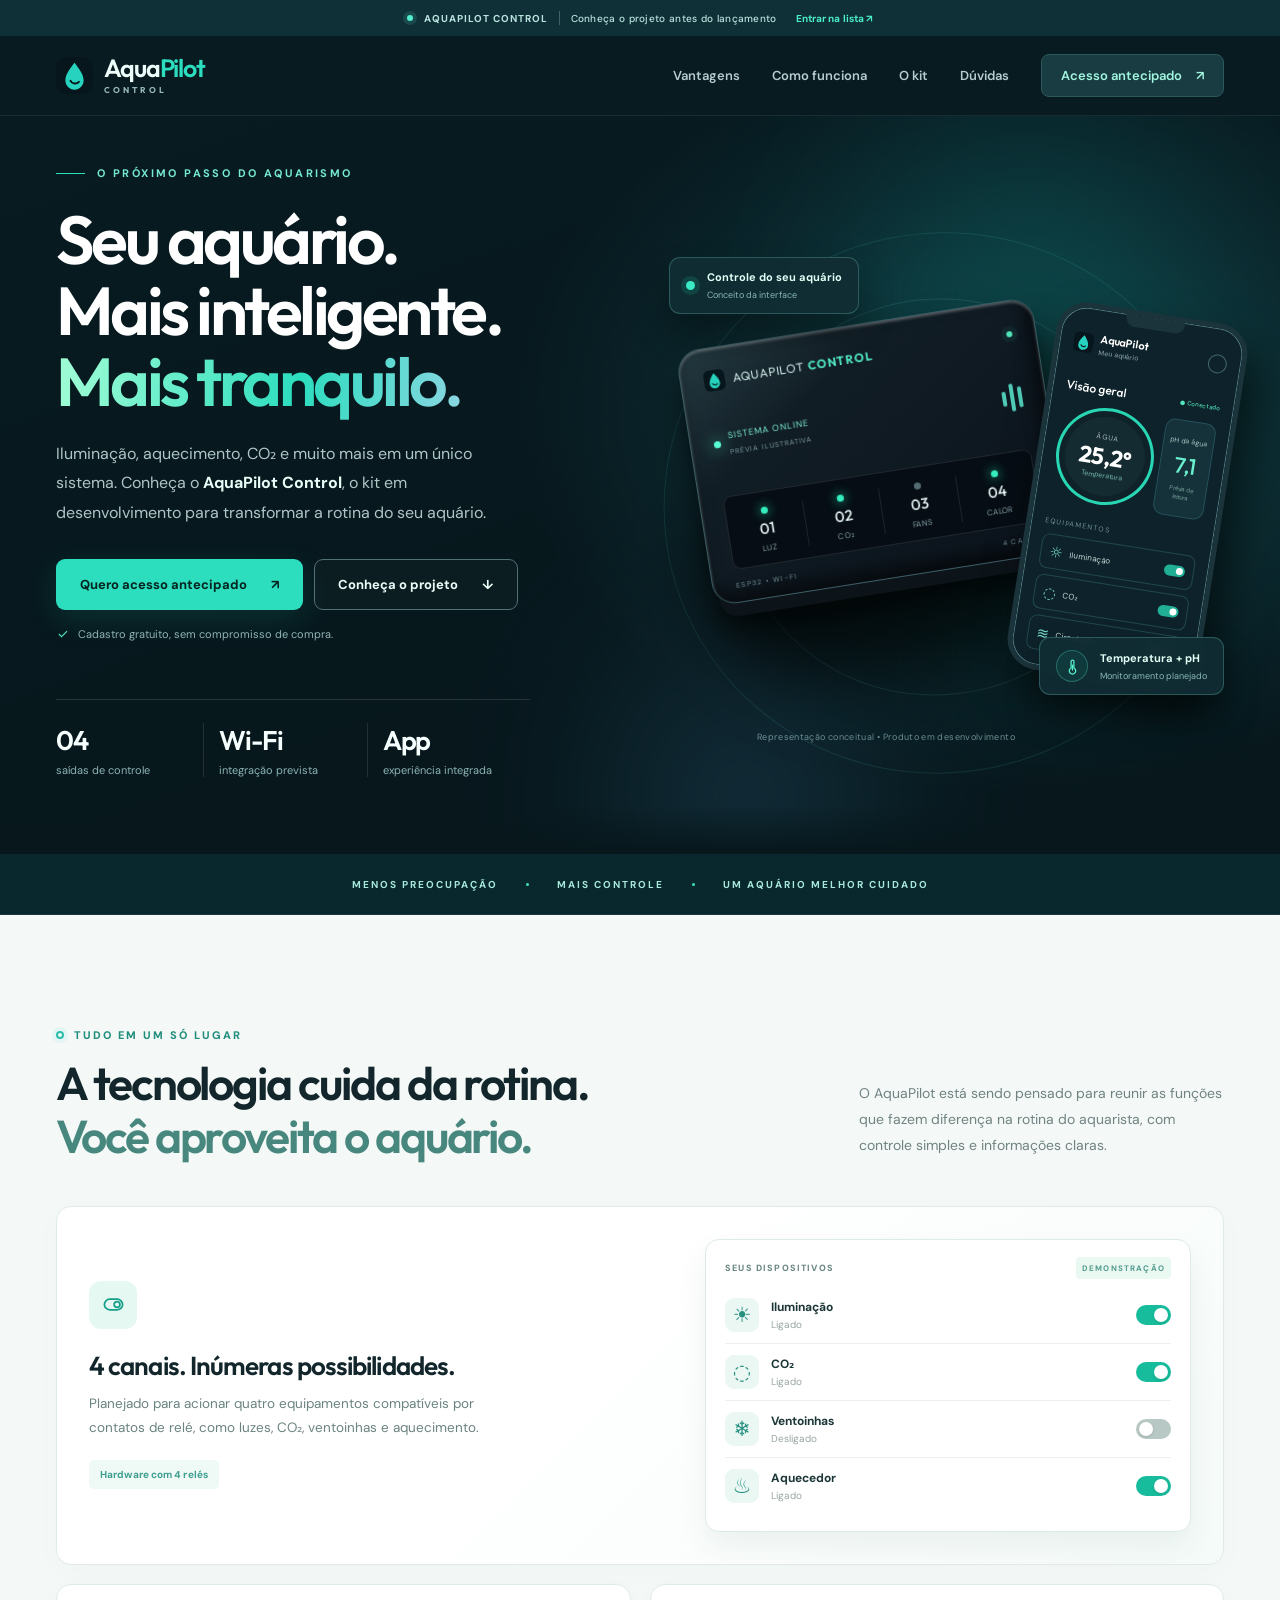
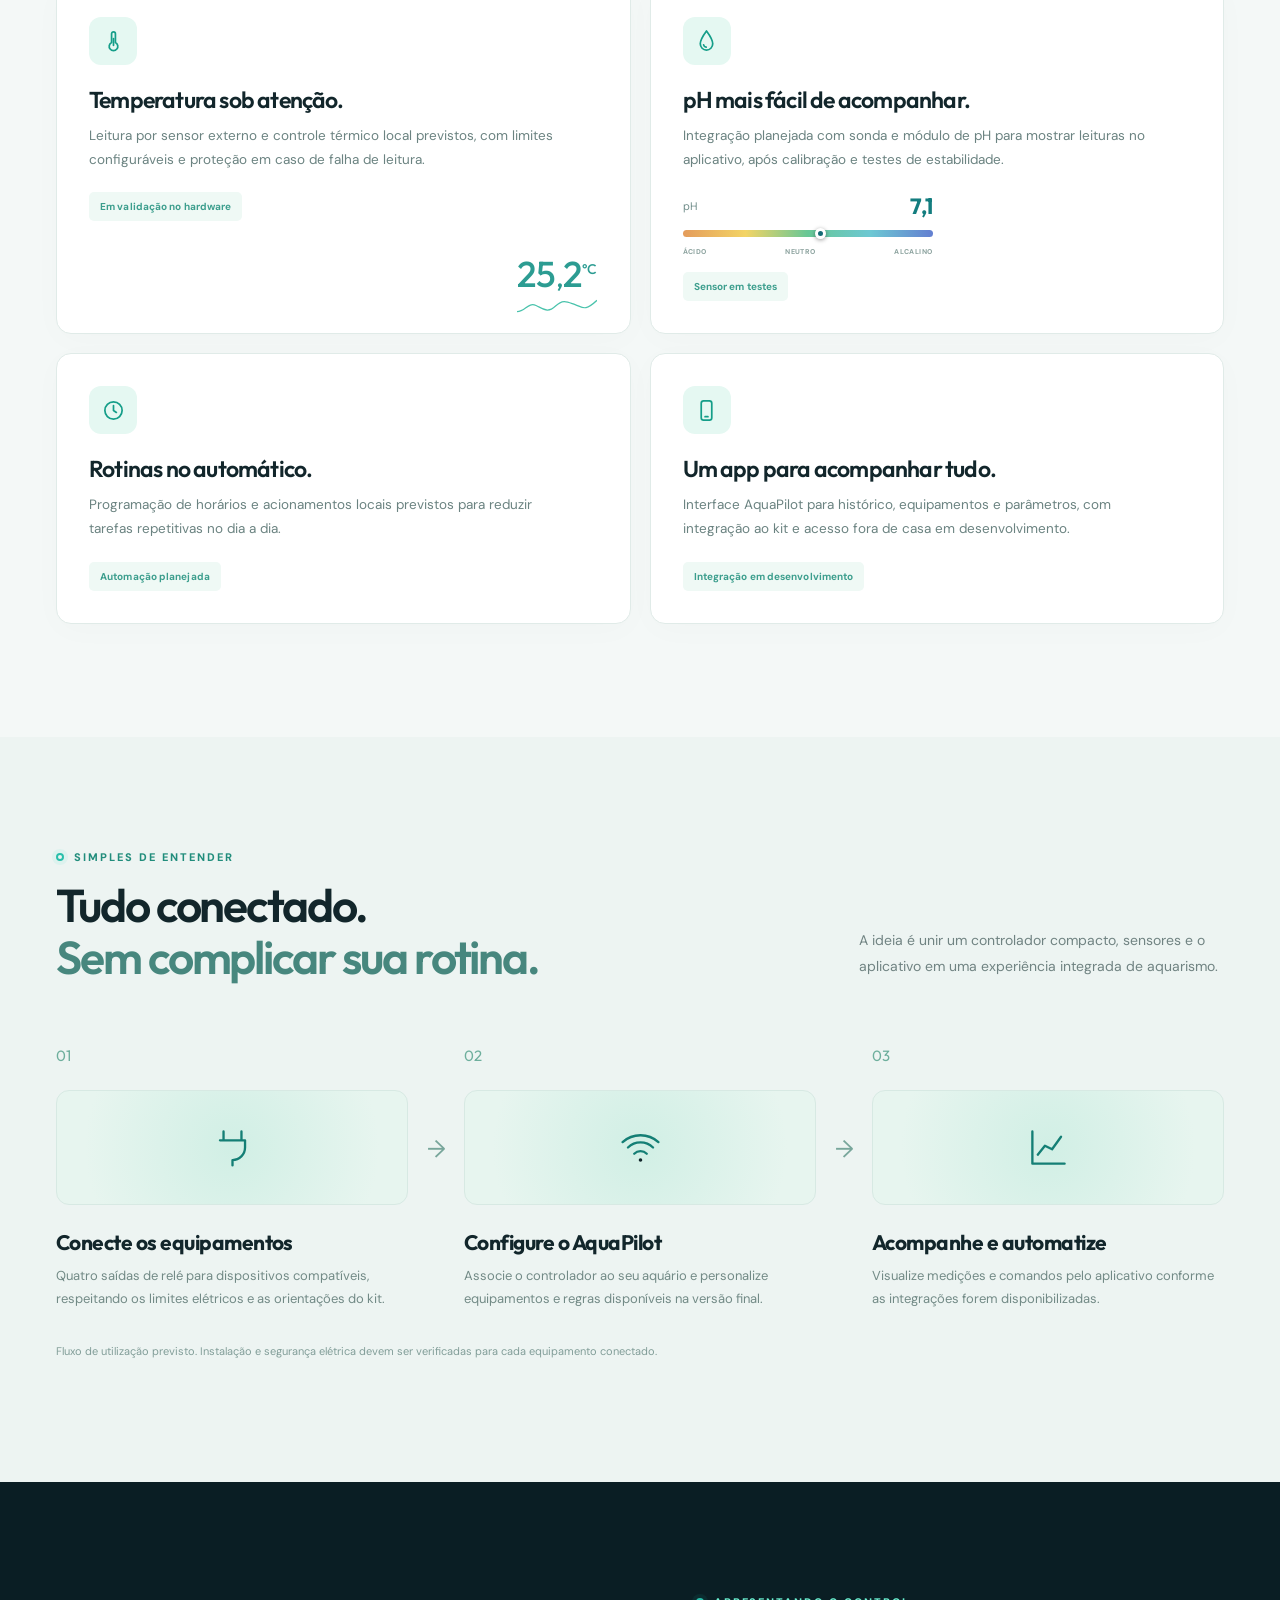
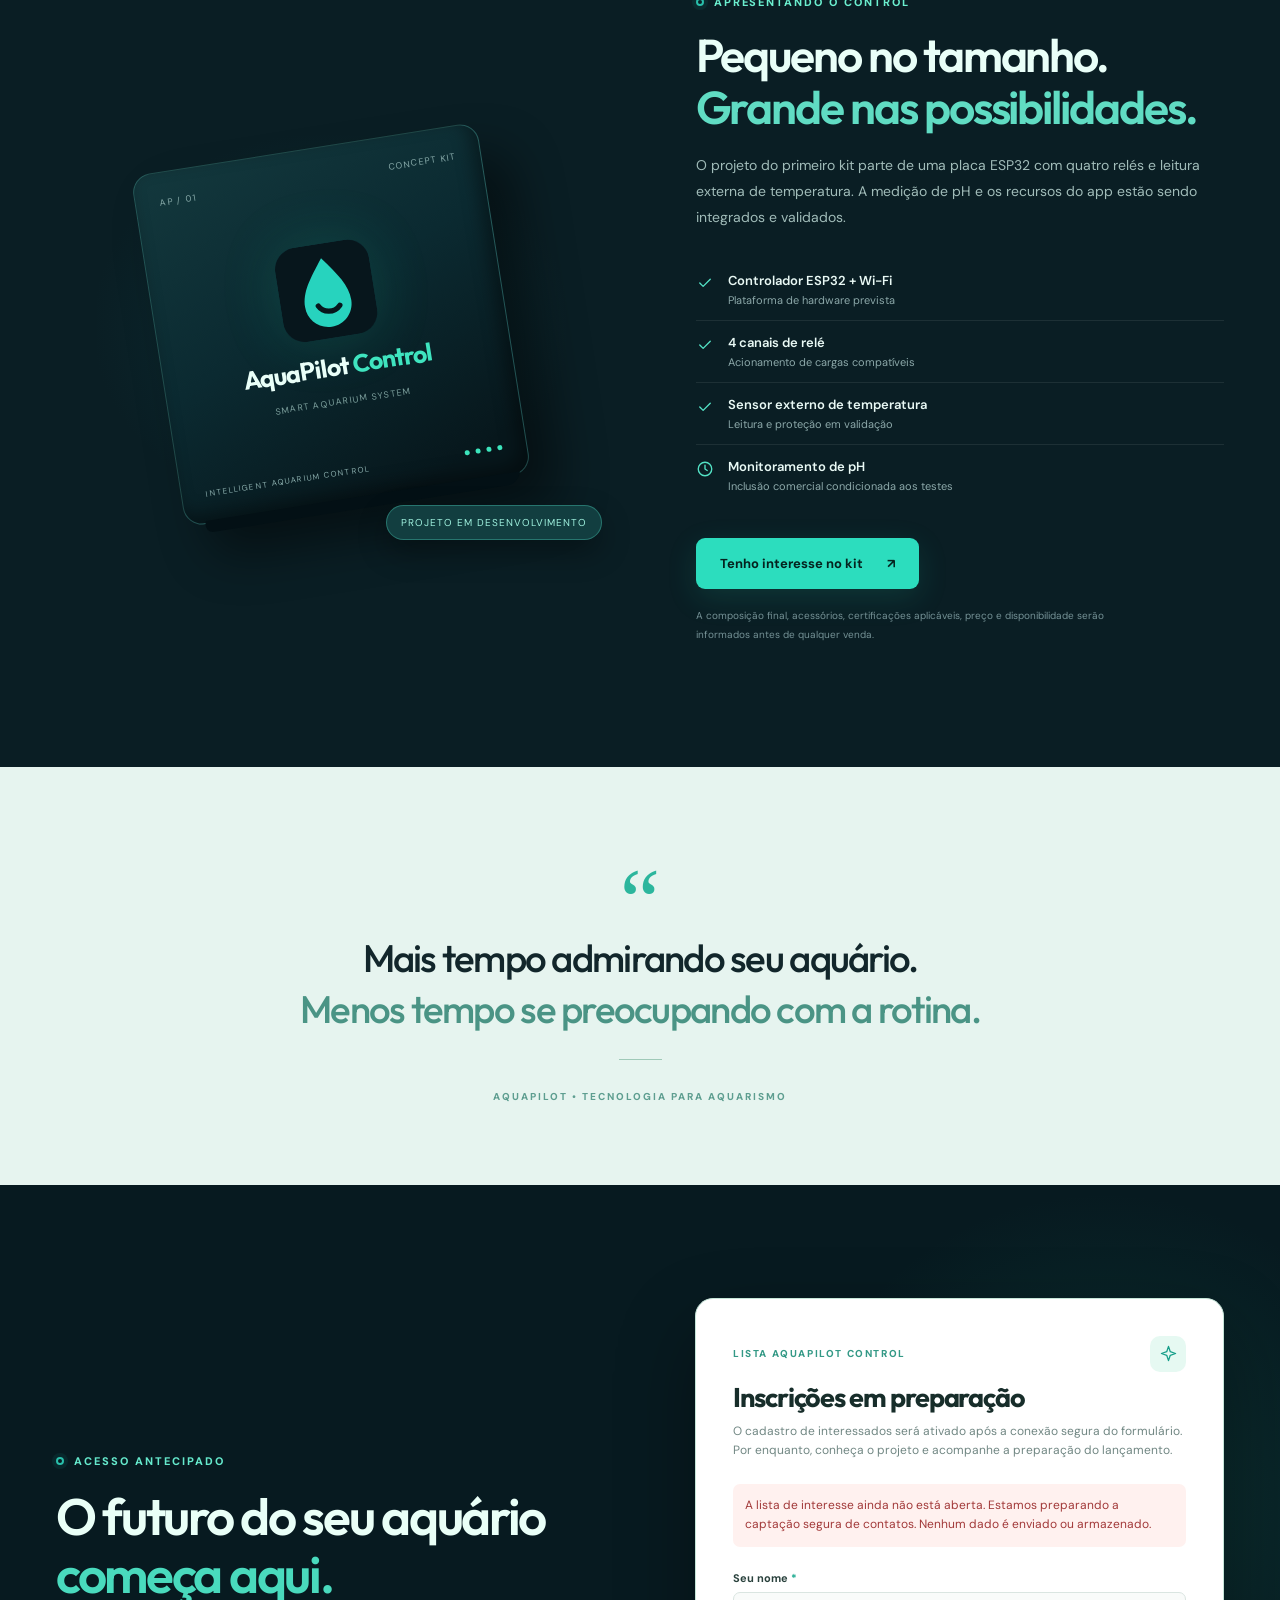
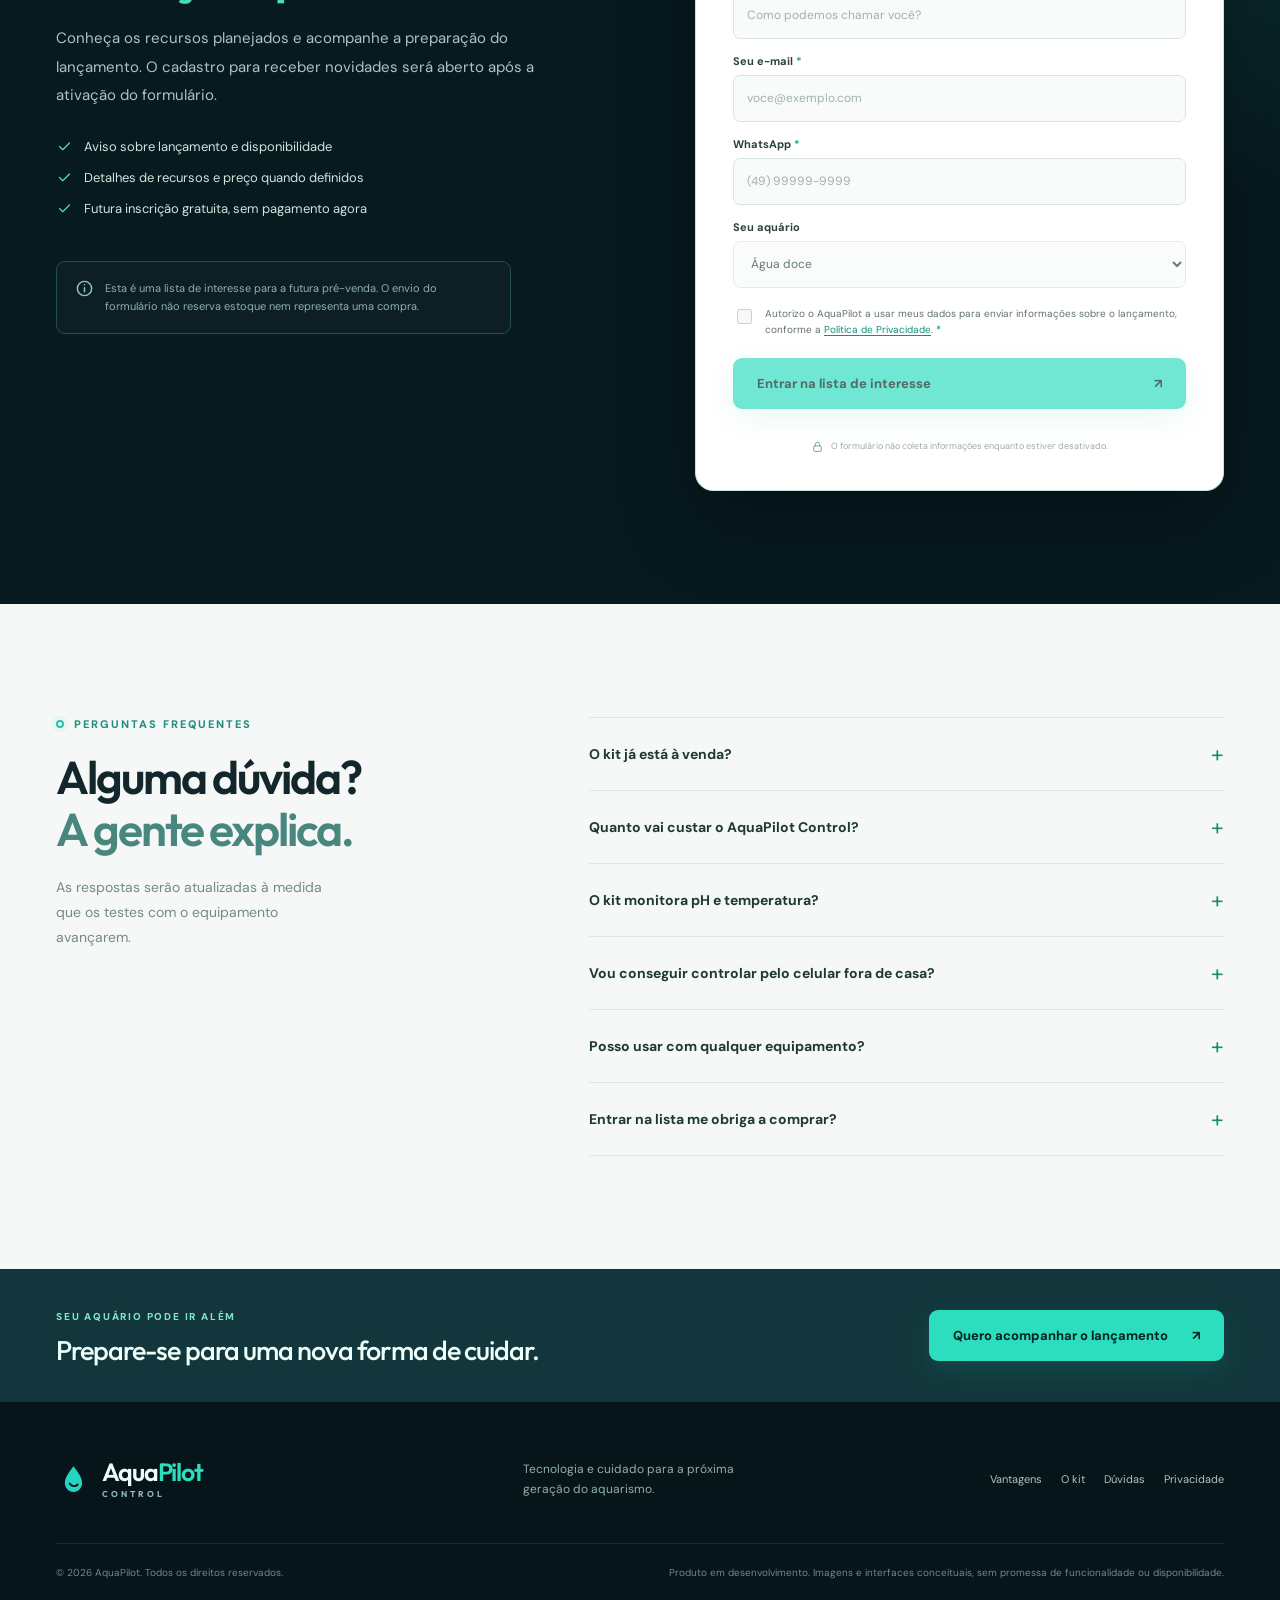
<file: index.html>
<!doctype html>
<html lang="pt-BR">
<head>
  <meta charset="UTF-8" />
  <meta name="viewport" content="width=device-width, initial-scale=1" />
  <meta name="theme-color" content="#071b21" />
  <meta name="description" content="Conheça o AquaPilot Control: um kit inteligente em desenvolvimento para monitorar a temperatura, acompanhar o pH e automatizar equipamentos do aquário. Entre na lista de acesso antecipado." />
  <meta property="og:type" content="website" />
  <meta property="og:locale" content="pt_BR" />
  <meta property="og:title" content="AquaPilot Control — seu aquário em sintonia" />
  <meta property="og:description" content="Conheça o projeto e entre na lista de acesso antecipado do kit AquaPilot Control." />
  <title>AquaPilot Control | Acesso antecipado</title>
  <link rel="icon" href="./assets/aquapilot-mark.svg" type="image/svg+xml" />
  <link rel="preconnect" href="https://fonts.googleapis.com" />
  <link rel="preconnect" href="https://fonts.gstatic.com" crossorigin />
  <link href="https://fonts.googleapis.com/css2?family=DM+Sans:wght@400;500;600;700&family=Outfit:wght@400;500;600;700;800&display=swap" rel="stylesheet" />
  <link rel="stylesheet" href="./assets/style.css" />
  <script defer src="./assets/app.js"></script>
</head>
<body>
  <a class="skip-link" href="#conteudo">Pular para o conteúdo</a>
  <div class="announcement"><span class="announcement-dot"></span> AQUAPILOT CONTROL <span class="announcement-divider"></span> <span>Conheça o projeto antes do lançamento</span> <a href="#lista">Entrar na lista <span aria-hidden="true">↗</span></a></div>
  <header class="site-header" id="inicio">
    <div class="container nav-inner">
      <a class="brand" href="#inicio" aria-label="AquaPilot, voltar ao início">
        <img src="./assets/aquapilot-mark.svg" alt="" width="37" height="37" />
        <span>Aqua<span class="brand-emphasis">Pilot</span><small>CONTROL</small></span>
      </a>
      <button class="nav-toggle" type="button" aria-expanded="false" aria-controls="nav-links" aria-label="Abrir menu"><span></span><span></span><span></span></button>
      <nav id="nav-links" class="nav-links" aria-label="Navegação principal">
        <a href="#vantagens">Vantagens</a><a href="#como-funciona">Como funciona</a><a href="#kit">O kit</a><a href="#faq">Dúvidas</a>
        <a class="nav-cta" href="#lista">Acesso antecipado <span aria-hidden="true">↗</span></a>
      </nav>
    </div>
  </header>

  <main id="conteudo">
    <section class="hero section-dark" aria-labelledby="hero-title">
      <div class="hero-aurora hero-aurora-a"></div><div class="hero-aurora hero-aurora-b"></div>
      <div class="hero-grid container">
        <div class="hero-copy">
          <div class="eyebrow"><span class="eyebrow-line"></span> O PRÓXIMO PASSO DO AQUARISMO</div>
          <h1 id="hero-title">Seu aquário.<br />Mais inteligente.<br /><span class="gradient-text">Mais tranquilo.</span></h1>
          <p class="hero-description">Iluminação, aquecimento, CO₂ e muito mais em um único sistema. Conheça o <strong>AquaPilot Control</strong>, o kit em desenvolvimento para transformar a rotina do seu aquário.</p>
          <div class="hero-actions"><a class="button button-primary" href="#lista">Quero acesso antecipado <span aria-hidden="true">↗</span></a><a class="button button-outline" href="#como-funciona">Conheça o projeto <span aria-hidden="true">↓</span></a></div>
          <p class="hero-note"><svg class="icon-mini" aria-hidden="true"><use href="#icon-check"></use></svg> Cadastro gratuito, sem compromisso de compra.</p>
          <div class="hero-proof" aria-label="Recursos previstos"><div><strong>04</strong><span>saídas de controle</span></div><div><strong>Wi-Fi</strong><span>integração prevista</span></div><div><strong>App</strong><span>experiência integrada</span></div></div>
        </div>
        <div class="hero-visual" aria-label="Ilustração conceitual do kit e painel AquaPilot">
          <div class="visual-grid"></div>
          <div class="orbit orbit-one"></div><div class="orbit orbit-two"></div>
          <div class="float-label label-top"><span class="mini-signal"></span><span><b>Controle do seu aquário</b><small>Conceito da interface</small></span></div>
          <div class="device-wrap">
            <div class="device-shadow"></div>
            <div class="device-cabinet">
              <div class="cabinet-top"><img src="./assets/aquapilot-mark.svg" alt="" /><span>AQUAPILOT <b>CONTROL</b></span><span class="cabinet-pin"></span></div>
              <div class="device-center"><div class="power-status"><i></i> <span>SISTEMA ONLINE <small>PRÉVIA ILUSTRATIVA</small></span></div><div class="device-waves"><span></span><span></span><span></span></div></div>
              <div class="outlet-strip"><div><i></i><b>01</b><small>LUZ</small></div><div><i></i><b>02</b><small>CO₂</small></div><div><i></i><b>03</b><small>FANS</small></div><div><i></i><b>04</b><small>CALOR</small></div></div>
              <div class="device-footer"><span>ESP32 • WI-FI</span><span>4 CANAIS</span></div>
            </div>
          </div>
          <div class="phone-visual"><div class="phone-notch"></div><div class="phone-content"><div class="phone-head"><img src="./assets/aquapilot-mark.svg" alt="" /><span>AquaPilot <small>Meu aquário</small></span><i></i></div><p class="phone-title">Visão geral <span>● Conectado</span></p><div class="phone-temp"><div class="temp-circle"><small>ÁGUA</small><strong>25,2°</strong><span>Temperatura</span></div><div class="ph-block"><span>pH da água</span><b>7,1</b><small>Prévia de leitura</small></div></div><div class="phone-label">EQUIPAMENTOS</div><div class="phone-switch"><span><i>☼</i> Iluminação</span><b class="switch-pill on"></b></div><div class="phone-switch"><span><i>◌</i> CO₂</span><b class="switch-pill on"></b></div><div class="phone-switch"><span><i>≋</i> Circulação</span><b class="switch-pill"></b></div></div></div>
          <div class="float-label label-bottom"><div class="round-icon"><svg aria-hidden="true"><use href="#icon-thermo"></use></svg></div><span><b>Temperatura + pH</b><small>Monitoramento planejado</small></span></div>
          <div class="visual-caption">Representação conceitual • Produto em desenvolvimento</div>
        </div>
      </div>
      <div class="hero-bottom-fade"></div>
    </section>

    <section class="intro-band" aria-label="Proposta AquaPilot"><div class="container intro-band-inner"><span>MENOS PREOCUPAÇÃO</span><i></i><span>MAIS CONTROLE</span><i></i><span>UM AQUÁRIO MELHOR CUIDADO</span></div></section>

    <section class="section features" id="vantagens" aria-labelledby="features-title">
      <div class="container">
        <div class="section-label"><span class="label-orb"></span> TUDO EM UM SÓ LUGAR</div>
        <div class="section-heading"><h2 id="features-title">A tecnologia cuida da rotina.<br /><span>Você aproveita o aquário.</span></h2><p>O AquaPilot está sendo pensado para reunir as funções que fazem diferença na rotina do aquarista, com controle simples e informações claras.</p></div>
        <div class="feature-grid">
          <article class="feature-card feature-wide"><div class="feature-copy"><div class="feature-icon"><svg aria-hidden="true"><use href="#icon-toggle"></use></svg></div><h3>4 canais. Inúmeras possibilidades.</h3><p>Planejado para acionar quatro equipamentos compatíveis por contatos de relé, como luzes, CO₂, ventoinhas e aquecimento.</p><span class="tag">Hardware com 4 relés</span></div><div class="mini-controls" aria-label="Simulação interativa dos controles"><div class="mini-controls-top"><span>SEUS DISPOSITIVOS</span><span class="live-demo">DEMONSTRAÇÃO</span></div><button type="button" class="control-row is-on" data-demo-toggle aria-pressed="true"><span class="control-icon">☀</span><span class="control-name"><b>Iluminação</b><small data-demo-status>Ligado</small></span><span class="toggle-track"><i></i></span></button><button type="button" class="control-row is-on" data-demo-toggle aria-pressed="true"><span class="control-icon">◌</span><span class="control-name"><b>CO₂</b><small data-demo-status>Ligado</small></span><span class="toggle-track"><i></i></span></button><button type="button" class="control-row" data-demo-toggle aria-pressed="false"><span class="control-icon">❄</span><span class="control-name"><b>Ventoinhas</b><small data-demo-status>Desligado</small></span><span class="toggle-track"><i></i></span></button><button type="button" class="control-row is-on" data-demo-toggle aria-pressed="true"><span class="control-icon">♨</span><span class="control-name"><b>Aquecedor</b><small data-demo-status>Ligado</small></span><span class="toggle-track"><i></i></span></button></div></article>
          <article class="feature-card"><div class="feature-icon"><svg aria-hidden="true"><use href="#icon-thermo"></use></svg></div><h3>Temperatura sob atenção.</h3><p>Leitura por sensor externo e controle térmico local previstos, com limites configuráveis e proteção em caso de falha de leitura.</p><div class="feature-bottom"><span class="tag">Em validação no hardware</span><div class="temp-art">25<span>,</span>2<sup>°C</sup><svg viewBox="0 0 168 42" aria-hidden="true"><path d="M0 32 C18 32 23 11 40 19 S65 35 81 20 S105 11 122 17 S142 32 168 8" /></svg></div></div></article>
          <article class="feature-card"><div class="feature-icon"><svg aria-hidden="true"><use href="#icon-drop"></use></svg></div><h3>pH mais fácil de acompanhar.</h3><p>Integração planejada com sonda e módulo de pH para mostrar leituras no aplicativo, após calibração e testes de estabilidade.</p><div class="ph-art"><div class="ph-art-head"><span>pH</span><b>7,1</b></div><div class="ph-spectrum"><i></i></div><div class="ph-art-label"><span>ÁCIDO</span><span>NEUTRO</span><span>ALCALINO</span></div></div><span class="tag">Sensor em testes</span></article>
          <article class="feature-card"><div class="feature-icon"><svg aria-hidden="true"><use href="#icon-clock"></use></svg></div><h3>Rotinas no automático.</h3><p>Programação de horários e acionamentos locais previstos para reduzir tarefas repetitivas no dia a dia.</p><span class="tag">Automação planejada</span></article>
          <article class="feature-card"><div class="feature-icon"><svg aria-hidden="true"><use href="#icon-phone"></use></svg></div><h3>Um app para acompanhar tudo.</h3><p>Interface AquaPilot para histórico, equipamentos e parâmetros, com integração ao kit e acesso fora de casa em desenvolvimento.</p><span class="tag">Integração em desenvolvimento</span></article>
        </div>
      </div>
    </section>

    <section class="section ecosystem" id="como-funciona" aria-labelledby="how-title"><div class="container"><div class="section-label"><span class="label-orb"></span> SIMPLES DE ENTENDER</div><div class="section-heading"><h2 id="how-title">Tudo conectado.<br /><span>Sem complicar sua rotina.</span></h2><p>A ideia é unir um controlador compacto, sensores e o aplicativo em uma experiência integrada de aquarismo.</p></div><div class="steps"><article class="step"><div class="step-index">01</div><div class="step-visual"><svg aria-hidden="true"><use href="#icon-plug"></use></svg></div><h3>Conecte os equipamentos</h3><p>Quatro saídas de relé para dispositivos compatíveis, respeitando os limites elétricos e as orientações do kit.</p></article><div class="step-arrow" aria-hidden="true">→</div><article class="step"><div class="step-index">02</div><div class="step-visual"><svg aria-hidden="true"><use href="#icon-wifi"></use></svg></div><h3>Configure o AquaPilot</h3><p>Associe o controlador ao seu aquário e personalize equipamentos e regras disponíveis na versão final.</p></article><div class="step-arrow" aria-hidden="true">→</div><article class="step"><div class="step-index">03</div><div class="step-visual"><svg aria-hidden="true"><use href="#icon-chart"></use></svg></div><h3>Acompanhe e automatize</h3><p>Visualize medições e comandos pelo aplicativo conforme as integrações forem disponibilizadas.</p></article></div><p class="steps-note">Fluxo de utilização previsto. Instalação e segurança elétrica devem ser verificadas para cada equipamento conectado.</p></div></section>

    <section class="section kit-section" id="kit" aria-labelledby="kit-title"><div class="container kit-grid"><div class="kit-visual"><div class="kit-glow"></div><div class="kit-card"><div class="kit-card-top"><span>AP / 01</span><span>CONCEPT KIT</span></div><div class="kit-card-core"><img src="./assets/aquapilot-mark.svg" alt="" /><strong>AquaPilot <span>Control</span></strong><small>SMART AQUARIUM SYSTEM</small></div><div class="kit-card-bottom"><span>INTELLIGENT AQUARIUM CONTROL</span><div class="kit-card-dots"><i></i><i></i><i></i><i></i></div></div></div><div class="kit-badge">PROJETO EM DESENVOLVIMENTO</div></div><div class="kit-copy"><div class="section-label"><span class="label-orb"></span> APRESENTANDO O CONTROL</div><h2 id="kit-title">Pequeno no tamanho.<br /><span>Grande nas possibilidades.</span></h2><p>O projeto do primeiro kit parte de uma placa ESP32 com quatro relés e leitura externa de temperatura. A medição de pH e os recursos do app estão sendo integrados e validados.</p><div class="kit-specs"><div><svg aria-hidden="true"><use href="#icon-check"></use></svg><span><strong>Controlador ESP32 + Wi-Fi</strong><small>Plataforma de hardware prevista</small></span></div><div><svg aria-hidden="true"><use href="#icon-check"></use></svg><span><strong>4 canais de relé</strong><small>Acionamento de cargas compatíveis</small></span></div><div><svg aria-hidden="true"><use href="#icon-check"></use></svg><span><strong>Sensor externo de temperatura</strong><small>Leitura e proteção em validação</small></span></div><div><svg aria-hidden="true"><use href="#icon-clock"></use></svg><span><strong>Monitoramento de pH</strong><small>Inclusão comercial condicionada aos testes</small></span></div></div><a class="button button-primary" href="#lista">Tenho interesse no kit <span aria-hidden="true">↗</span></a><p class="kit-disclaimer">A composição final, acessórios, certificações aplicáveis, preço e disponibilidade serão informados antes de qualquer venda.</p></div></div></section>

    <section class="section quote-section"><div class="container quote-inner"><div class="quote-symbol">“</div><blockquote>Mais tempo admirando seu aquário.<br /><em>Menos tempo se preocupando com a rotina.</em></blockquote><div class="quote-divider"></div><span>AQUAPILOT • TECNOLOGIA PARA AQUARISMO</span></div></section>

    <section class="section lead-section" id="lista" aria-labelledby="lead-title"><div class="container lead-grid"><div class="lead-copy"><div class="section-label"><span class="label-orb"></span> ACESSO ANTECIPADO</div><h2 id="lead-title">O futuro do seu aquário <span>começa aqui.</span></h2><p>Conheça os recursos planejados e acompanhe a preparação do lançamento. O cadastro para receber novidades será aberto após a ativação do formulário.</p><div class="lead-points"><div><svg aria-hidden="true"><use href="#icon-check"></use></svg> Aviso sobre lançamento e disponibilidade</div><div><svg aria-hidden="true"><use href="#icon-check"></use></svg> Detalhes de recursos e preço quando definidos</div><div><svg aria-hidden="true"><use href="#icon-check"></use></svg> Futura inscrição gratuita, sem pagamento agora</div></div><div class="lead-caveat"><svg aria-hidden="true"><use href="#icon-info"></use></svg><p>Esta é uma lista de interesse para a futura pré-venda. O envio do formulário não reserva estoque nem representa uma compra.</p></div></div><div class="form-panel"><div class="form-top"><span class="form-kicker">LISTA AQUAPILOT CONTROL</span><div class="form-mark"><svg aria-hidden="true"><use href="#icon-spark"></use></svg></div></div><h3>Inscrições em preparação</h3><p>O cadastro de interessados será ativado após a conexão segura do formulário. Por enquanto, conheça o projeto e acompanhe a preparação do lançamento.</p><p class="form-feedback error" id="integracao-aviso" role="status">Inscrições temporariamente indisponíveis nesta prévia pública. Nenhum dado pessoal é coletado neste endereço.</p><form id="lead-form" novalidate><div class="form-row"><label for="nome">Seu nome <span>*</span></label><input type="text" id="nome" name="nome" autocomplete="name" placeholder="Como podemos chamar você?" required maxlength="80" /></div><div class="form-row"><label for="email">Seu e-mail <span>*</span></label><input type="email" id="email" name="email" autocomplete="email" placeholder="voce@exemplo.com" required maxlength="120" /></div><div class="form-row"><label for="whatsapp">WhatsApp <span>*</span></label><input type="tel" id="whatsapp" name="whatsapp" autocomplete="tel" placeholder="(49) 99999-9999" inputmode="tel" required maxlength="20" /></div><div class="form-row"><label for="aquario">Seu aquário</label><select id="aquario" name="aquario"><option value="doce">Água doce</option><option value="marinho">Marinho</option><option value="ambos">Tenho os dois</option><option value="planejando">Ainda vou montar</option></select></div><div class="honeypot" aria-hidden="true"><label for="site">Deixe este campo em branco</label><input id="site" name="site" type="text" tabindex="-1" autocomplete="off" /></div><label class="consent"><input id="consentimento" name="consentimento" type="checkbox" required /><span>Autorizo o AquaPilot a usar meus dados para enviar informações sobre o lançamento, conforme a <a href="./privacidade.html" target="_blank" rel="noopener">Política de Privacidade</a>. <b>*</b></span></label><button class="button button-primary form-submit" type="submit"><span class="submit-label">Entrar na lista de interesse</span><span aria-hidden="true">↗</span></button><p id="form-feedback" role="status" aria-live="polite" class="form-feedback"></p></form><div class="form-bottom"><svg aria-hidden="true"><use href="#icon-lock"></use></svg> O formulário não coleta informações enquanto estiver desativado.</div></div></div></section>

    <section class="section faq-section" id="faq" aria-labelledby="faq-title"><div class="container faq-grid"><div><div class="section-label"><span class="label-orb"></span> PERGUNTAS FREQUENTES</div><h2 id="faq-title">Alguma dúvida?<br /><span>A gente explica.</span></h2><p class="faq-intro">As respostas serão atualizadas à medida que os testes com o equipamento avançarem.</p></div><div class="faq-list"><details><summary>O kit já está à venda? <span class="faq-plus">+</span></summary><p>Ainda não. Estamos organizando o lançamento e validando a integração do hardware e dos sensores. A lista serve para avisar os interessados quando houver novidades e condições comerciais definidas.</p></details><details><summary>Quanto vai custar o AquaPilot Control? <span class="faq-plus">+</span></summary><p>O preço ainda não foi definido. Ele será informado antes de qualquer reserva paga ou pedido de compra.</p></details><details><summary>O kit monitora pH e temperatura? <span class="faq-plus">+</span></summary><p>A leitura de temperatura e a integração de pH fazem parte do projeto. A configuração final dependerá dos testes dos sensores, da calibração e da estabilidade das medições. Esses recursos não devem ser considerados disponíveis até a confirmação da versão comercial.</p></details><details><summary>Vou conseguir controlar pelo celular fora de casa? <span class="faq-plus">+</span></summary><p>O acesso remoto faz parte dos recursos planejados. A disponibilidade, os requisitos de internet e os sistemas operacionais suportados serão confirmados no lançamento.</p></details><details><summary>Posso usar com qualquer equipamento? <span class="faq-plus">+</span></summary><p>Não necessariamente. As saídas são contatos de relé e cada carga precisa respeitar a capacidade elétrica e as proteções adequadas. As especificações de ligação e compatibilidade serão disponibilizadas com o produto final.</p></details><details><summary>Entrar na lista me obriga a comprar? <span class="faq-plus">+</span></summary><p>Não. O cadastro é gratuito e não garante reserva de unidade, preço promocional ou prazo de entrega. Você pode solicitar a exclusão dos seus dados de acordo com a Política de Privacidade.</p></details></div></div></section>
    <section class="bottom-cta"><div class="container bottom-cta-inner"><div><span>SEU AQUÁRIO PODE IR ALÉM</span><h2>Prepare-se para uma nova forma de cuidar.</h2></div><a class="button button-primary" href="#lista">Quero acompanhar o lançamento <span aria-hidden="true">↗</span></a></div></section>
  </main>
  <footer class="footer"><div class="container footer-main"><a class="brand" href="#inicio"><img src="./assets/aquapilot-mark.svg" alt="" width="35" height="35" /><span>Aqua<span class="brand-emphasis">Pilot</span><small>CONTROL</small></span></a><p>Tecnologia e cuidado para a próxima geração do aquarismo.</p><div class="footer-links"><a href="#vantagens">Vantagens</a><a href="#kit">O kit</a><a href="#faq">Dúvidas</a><a href="./privacidade.html">Privacidade</a></div></div><div class="container footer-bottom"><span>© <span id="year">2026</span> AquaPilot. Todos os direitos reservados.</span><span>Produto em desenvolvimento. Imagens e interfaces conceituais, sem promessa de funcionalidade ou disponibilidade.</span></div></footer>

  <svg xmlns="http://www.w3.org/2000/svg" class="svg-defs" aria-hidden="true"><symbol id="icon-check" viewBox="0 0 24 24"><path d="m5 12 4.5 4.5L19 7" /></symbol><symbol id="icon-thermo" viewBox="0 0 24 24"><path d="M10 14.1V5a2 2 0 0 1 4 0v9.1a4.5 4.5 0 1 1-4 0Z"/><path d="M12 10v7" /></symbol><symbol id="icon-toggle" viewBox="0 0 24 24"><rect x="2.5" y="6.5" width="19" height="11" rx="5.5"/><circle cx="15.7" cy="12" r="3"/></symbol><symbol id="icon-drop" viewBox="0 0 24 24"><path d="M12 2C7.5 8 5.5 11.5 5.5 15.5a6.5 6.5 0 0 0 13 0C18.5 11.5 16.5 8 12 2Z"/><path d="M9 16.5c.3 1.4 1.2 2.2 2.6 2.5"/></symbol><symbol id="icon-clock" viewBox="0 0 24 24"><circle cx="12" cy="12" r="9"/><path d="M12 7v5l3 2"/></symbol><symbol id="icon-phone" viewBox="0 0 24 24"><rect x="6.5" y="2" width="11" height="20" rx="2.5"/><path d="M10.5 18.5h3"/></symbol><symbol id="icon-plug" viewBox="0 0 24 24"><path d="M7 8V3M17 8V3M5 8h14v4a7 7 0 0 1-7 7v3"/></symbol><symbol id="icon-wifi" viewBox="0 0 24 24"><path d="M2 9a15 15 0 0 1 20 0M5 12a10 10 0 0 1 14 0M8.5 15.5a5 5 0 0 1 7 0"/><circle cx="12" cy="19" r="1" fill="currentColor" stroke="none" /></symbol><symbol id="icon-chart" viewBox="0 0 24 24"><path d="M3 3v18h18"/><path d="m6 16 4-5 4 2 5-7"/></symbol><symbol id="icon-info" viewBox="0 0 24 24"><circle cx="12" cy="12" r="9"/><path d="M12 11v5M12 7.2v.2"/></symbol><symbol id="icon-spark" viewBox="0 0 24 24"><path d="m12 2 2.5 7.5L22 12l-7.5 2.5L12 22l-2.5-7.5L2 12l7.5-2.5L12 2Z"/></symbol><symbol id="icon-lock" viewBox="0 0 24 24"><rect x="5" y="11" width="14" height="10" rx="2"/><path d="M8 11V8a4 4 0 0 1 8 0v3"/></symbol></svg>
</body>
</html>
</file>
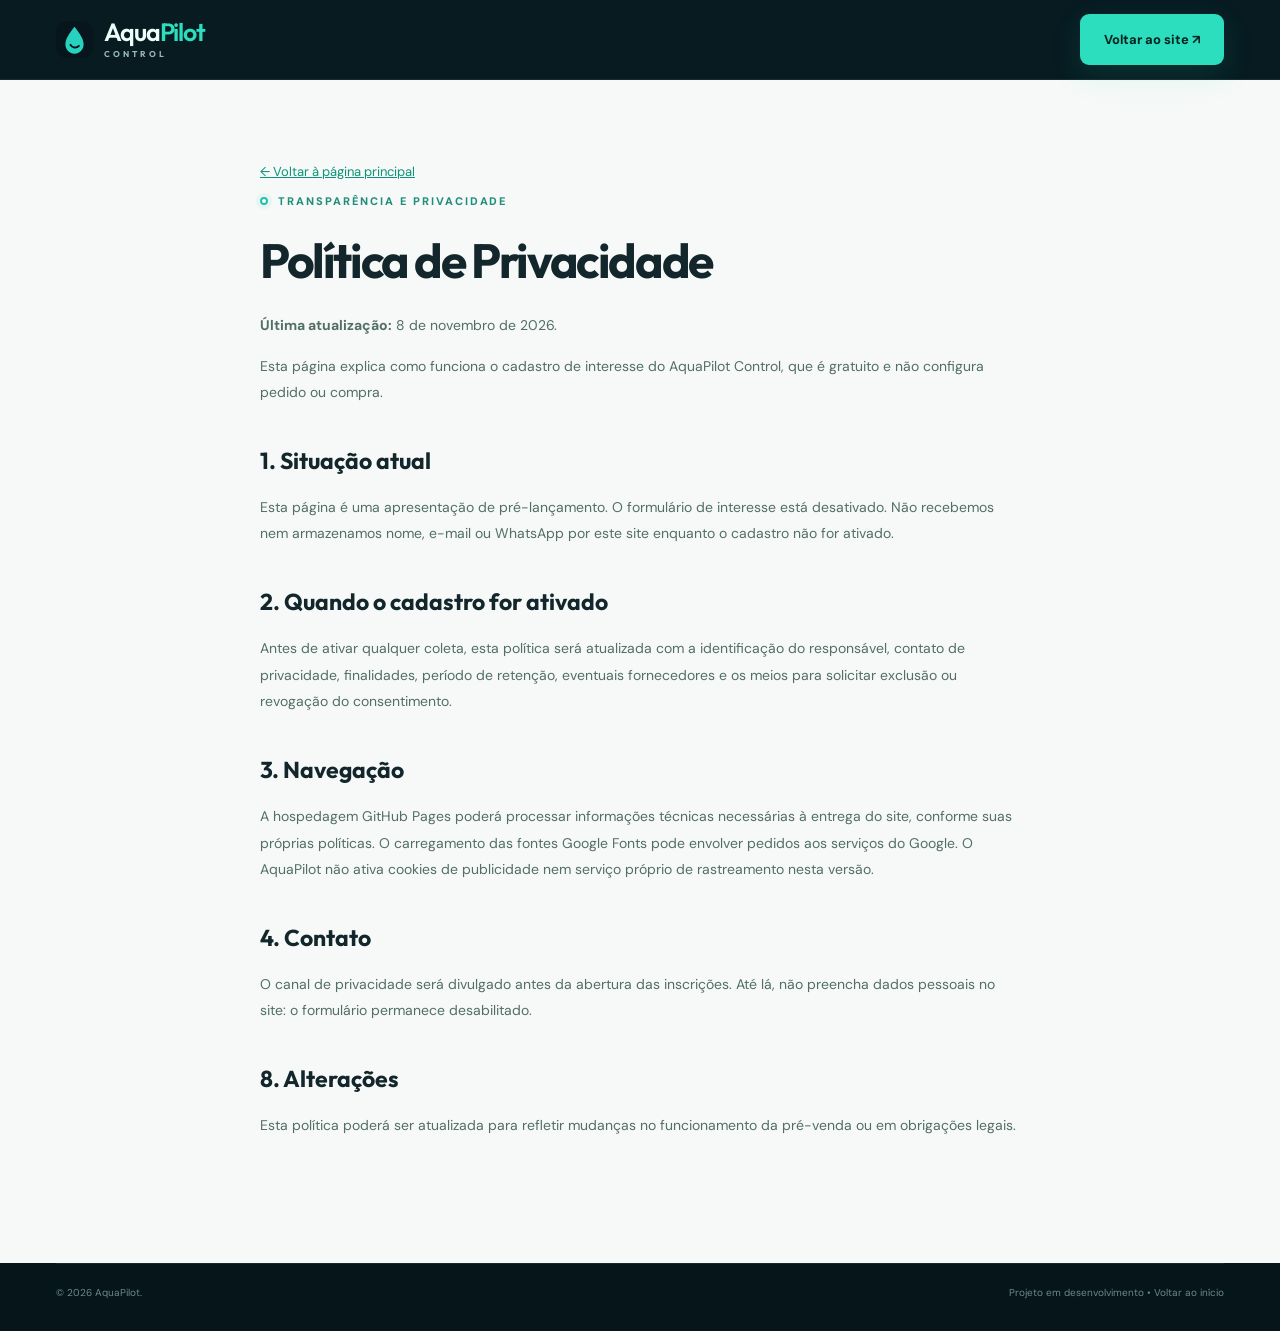
<file: privacidade.html>
<!doctype html><html lang="pt-BR"><head><meta charset="UTF-8"><meta name="viewport" content="width=device-width, initial-scale=1"><meta name="theme-color" content="#071b21"><meta name="description" content="Política de privacidade da lista de interesse AquaPilot Control."><title>Privacidade | AquaPilot Control</title><link rel="icon" href="./assets/aquapilot-mark.svg" type="image/svg+xml"><link rel="preconnect" href="https://fonts.googleapis.com"><link href="https://fonts.googleapis.com/css2?family=DM+Sans:wght@400;500;600;700&family=Outfit:wght@400;500;600;700&display=swap" rel="stylesheet"><link rel="stylesheet" href="./assets/style.css"></head><body><header class="site-header"><div class="container nav-inner"><a class="brand" href="./index.html"><img src="./assets/aquapilot-mark.svg" alt="" width="37" height="37"><span>Aqua<span class="brand-emphasis">Pilot</span><small>CONTROL</small></span></a><a href="./index.html#lista" class="button button-primary">Voltar ao site ↗</a></div></header><main class="policy-main"><div class="container policy-page"><a class="policy-back" href="./index.html">← Voltar à página principal</a><div class="section-label"><span class="label-orb"></span> TRANSPARÊNCIA E PRIVACIDADE</div><h1>Política de Privacidade</h1><p><strong>Última atualização:</strong> 8 de novembro de 2026.</p><p>Esta página explica como funciona o cadastro de interesse do AquaPilot Control, que é gratuito e não configura pedido ou compra.</p><h2>1. Situação atual</h2><p>Esta página é uma apresentação de pré-lançamento. O formulário de interesse está desativado. Não recebemos nem armazenamos nome, e-mail ou WhatsApp por este site enquanto o cadastro não for ativado.</p><h2>2. Quando o cadastro for ativado</h2><p>Antes de ativar qualquer coleta, esta política será atualizada com a identificação do responsável, contato de privacidade, finalidades, período de retenção, eventuais fornecedores e os meios para solicitar exclusão ou revogação do consentimento.</p><h2>3. Navegação</h2><p>A hospedagem GitHub Pages poderá processar informações técnicas necessárias à entrega do site, conforme suas próprias políticas. O carregamento das fontes Google Fonts pode envolver pedidos aos serviços do Google. O AquaPilot não ativa cookies de publicidade nem serviço próprio de rastreamento nesta versão.</p><h2>4. Contato</h2><p>O canal de privacidade será divulgado antes da abertura das inscrições. Até lá, não preencha dados pessoais no site: o formulário permanece desabilitado.</p><h2>8. Alterações</h2><p>Esta política poderá ser atualizada para refletir mudanças no funcionamento da pré-venda ou em obrigações legais.</p></div></main><footer class="footer"><div class="container footer-bottom"><span>© 2026 AquaPilot.</span><span>Projeto em desenvolvimento • <a href="./index.html">Voltar ao início</a></span></div></footer></body></html>
</file>
<file: assets/style.css>
:root{--bg:#07171c;--bg-dark:#061217;--bg-dark-alt:#0c2229;--mint:#2cddbe;--mint-light:#77f0d6;--blue:#80cce1;--ink:#12262b;--mute:#61767b;--white:#fff;--cream:#f5f8f7;--line:#e0e9e7;--font-title:'Outfit',system-ui,-apple-system,sans-serif;--font-body:'DM Sans',system-ui,-apple-system,sans-serif}
*{box-sizing:border-box}html{scroll-behavior:smooth;scroll-padding-top:84px}body{margin:0;font-family:var(--font-body);color:var(--ink);background:var(--cream);-webkit-font-smoothing:antialiased}a{text-decoration:none;color:inherit}button,input,select{font:inherit}button{cursor:pointer}img,svg{max-width:100%}.container{width:min(1168px,calc(100% - 56px));margin-inline:auto}.svg-defs{position:absolute;width:0;height:0;overflow:hidden}.skip-link{position:fixed;z-index:1000;top:-80px;left:15px;color:#001e1d;background:var(--mint);padding:12px 18px;border-radius:8px}.skip-link:focus{top:10px}::selection{background:#32d8bd;color:#00251f}
.announcement{height:36px;background:#103037;color:#b9e5df;display:flex;gap:11px;justify-content:center;align-items:center;font-size:10px;font-weight:700;letter-spacing:.10em}.announcement>span:nth-child(3){font-weight:500;letter-spacing:.03em}.announcement a{color:#4befc9;margin-left:8px;letter-spacing:.01em}.announcement-dot{width:6px;height:6px;background:#54eed0;border-radius:50%;box-shadow:0 0 0 4px #54eed021}.announcement-divider{width:1px;height:14px;background:#426268}.site-header{position:relative;z-index:20;background:#071b21;color:#e4faf5;border-bottom:1px solid #ffffff13}.nav-inner{height:79px;display:flex;align-items:center;justify-content:space-between;gap:20px}.brand{display:inline-flex;align-items:center;gap:11px;line-height:.92;flex-shrink:0}.brand img{border-radius:11px;display:block}.brand>span{font-family:var(--font-title);font-weight:600;letter-spacing:-.045em;font-size:25px;color:#edfdf9}.brand-emphasis{color:var(--mint)}.brand small{display:block;font-size:8.5px;letter-spacing:.36em;font-weight:700;margin-top:6px;color:#97b7b8}.nav-links{display:flex;align-items:center;gap:32px}.nav-links>a{font-size:13px;font-weight:600;color:#b6ccce;transition:color .2s}.nav-links>a:hover{color:#fff}.nav-links .nav-cta{padding:12px 19px;border-radius:8px;background:#183c41;color:#a3f6e0;border:1px solid #2d585c}.nav-cta span{margin-left:11px}.nav-toggle{display:none;background:transparent;border:0;padding:10px;color:#fff;align-items:center;flex-direction:column;gap:5px}.nav-toggle span{width:24px;height:2px;background:#d8fff3;border-radius:10px}.section-dark{color:#fff}.hero{position:relative;min-height:716px;overflow:hidden;background:radial-gradient(ellipse 55% 70% at 81% 40%,#123d44 0%,transparent 74%),linear-gradient(160deg,#071b21,#07171c 70%)}.hero-aurora{pointer-events:none;position:absolute;filter:blur(100px);opacity:.38;border-radius:50%}.hero-aurora-a{height:440px;width:300px;background:#08726d;right:8%;top:30px}.hero-aurora-b{height:290px;width:200px;background:#326e90;right:34%;bottom:-90px}.hero-grid{display:grid;grid-template-columns:50% 50%;min-height:707px;align-items:center;position:relative;z-index:2}.hero-copy{padding:50px 0 77px;z-index:5}.eyebrow{display:flex;align-items:center;gap:12px;font-size:11px;letter-spacing:.22em;color:#75e9d3;font-weight:700}.eyebrow-line{width:29px;height:1px;background:var(--mint)}h1,h2,h3,p{margin-top:0}.hero h1{margin:24px 0 22px;font-family:var(--font-title);font-size:clamp(52px,5.3vw,78px);line-height:1.045;letter-spacing:-.052em;font-weight:600}.gradient-text{color:#38e1be;background:linear-gradient(100deg,#9afbd4 5%,#2cddbe 60%,#8bd6e2);background-clip:text;-webkit-background-clip:text;-webkit-text-fill-color:transparent}.hero-description{max-width:455px;font-size:16px;line-height:1.85;color:#afc6c6}.hero-description strong{color:#e8fff9}.hero-actions{display:flex;flex-wrap:wrap;gap:11px;margin-top:32px}.button{min-height:51px;display:inline-flex;align-items:center;justify-content:center;gap:24px;border-radius:9px;padding:14px 23px;font-weight:700;font-size:13px;transition:transform .18s,background .2s,box-shadow .2s;border:1px solid transparent;white-space:nowrap}.button:hover{transform:translateY(-2px)}.button:focus-visible,.nav-links a:focus-visible,.footer a:focus-visible,.control-row:focus-visible{outline:3px solid #6debd4;outline-offset:3px}.button-primary{background:var(--mint);color:#05231f;box-shadow:0 9px 30px #20c6a225}.button-primary:hover{background:#6cf3d6;box-shadow:0 11px 40px #20c6a244}.button-outline{color:#ebfffa;background:#ffffff05;border:1px solid #537077}.button-outline:hover{background:#ffffff12}.hero-note{display:flex;align-items:center;gap:8px;color:#90b4b4;font-size:11px;margin:17px 0 0}.icon-mini{width:14px;height:14px;stroke:#50dec2;fill:none;stroke-width:2}.hero-proof{margin-top:58px;padding-top:23px;border-top:1px solid #ffffff20;display:flex;gap:0;width:min(474px,100%)}.hero-proof>div{min-width:0;flex:1;padding:0 15px;border-right:1px solid #ffffff1c;display:flex;flex-direction:column;gap:6px}.hero-proof>div:first-child{padding-left:0}.hero-proof>div:last-child{border:0}.hero-proof strong{font-family:var(--font-title);font-size:27px;font-weight:600;letter-spacing:-.04em;color:#f5fffd}.hero-proof span{font-size:11px;color:#8cb4b4}.hero-visual{height:600px;width:100%;position:relative;align-self:center}.visual-grid{position:absolute;inset:0;background-image:linear-gradient(to right,#7fffe007 1px,transparent 1px),linear-gradient(to bottom,#7fffe007 1px,transparent 1px);background-size:52px 52px;mask-image:radial-gradient(circle at 50% 50%,#000 16%,transparent 75%)}.orbit{position:absolute;border:1px solid #5ce7ce1e;border-radius:50%;transform:rotate(-17deg);left:4%;top:8%;width:95%;height:90%}.orbit-two{left:16%;top:19%;width:70%;height:66%;border-color:#82d7e324}.device-wrap{position:absolute;width:360px;left:9%;top:23%;transform:rotate(-9deg);z-index:3;filter:drop-shadow(18px 32px 33px #0009)}.device-shadow{position:absolute;width:390px;height:220px;left:-15px;top:125px;background:#0007;filter:blur(36px);border-radius:50%}.device-cabinet{position:relative;height:257px;border-radius:23px;background:linear-gradient(145deg,#253a41 0%,#111d25 30%,#0c141d 94%);box-shadow:inset 0 2px 3px #ffffff49,inset -6px -10px 18px #0009,0 18px 0 -5px #0c1319,0 27px 20px #0006;border:1px solid #3d5e66;padding:22px 23px;color:#c8e2df}.cabinet-top{display:flex;align-items:center;gap:8px}.cabinet-top img{width:21px;height:21px;border-radius:5px}.cabinet-top>span:nth-child(2){font-family:var(--font-title);font-size:12px;letter-spacing:.06em}.cabinet-top b{color:#50e4c3}.cabinet-pin{margin-left:auto;width:6px;height:6px;background:#50e4b8;box-shadow:0 0 0 5px #3cd9b111;border-radius:50%}.device-center{height:106px;display:flex;align-items:center;justify-content:space-between}.power-status{display:flex;gap:8px;align-items:center;font-size:9px;letter-spacing:.11em;color:#7aedcf}.power-status i{width:7px;height:7px;background:#58ffd6;border-radius:50%;box-shadow:0 0 15px #45efc1}.power-status small{display:block;font-size:7px;letter-spacing:.12em;color:#7f9da4;margin-top:6px}.device-waves{display:flex;gap:4px;height:36px;align-items:center}.device-waves span{display:block;width:4px;height:15px;border-radius:5px;background:#4fcbb7}.device-waves span:nth-child(2){height:28px}.device-waves span:nth-child(3){height:21px}.outlet-strip{background:#060d14;border:1px solid #ffffff1b;display:grid;grid-template-columns:repeat(4,1fr);padding:15px 0 11px;border-radius:9px}.outlet-strip>div{display:flex;align-items:center;flex-direction:column;gap:5px;border-right:1px solid #ffffff18}.outlet-strip>div:last-child{border:0}.outlet-strip i{width:7px;height:7px;border-radius:50%;background:#33edbd;box-shadow:0 0 11px #26e5b3}.outlet-strip>div:nth-child(3) i{background:#556b72;box-shadow:none}.outlet-strip b{font-family:var(--font-title);font-size:15px;font-weight:500;color:#e4f4f3}.outlet-strip small{font-size:8px;letter-spacing:.06em;color:#85a0a6}.device-footer{display:flex;justify-content:space-between;padding-top:11px;font-size:7px;letter-spacing:.18em;color:#739099}.phone-visual{width:193px;height:371px;position:absolute;right:0;top:21%;border:5px solid #1b343b;border-radius:31px;background:#0d222a;z-index:5;box-shadow:inset 0 0 0 1px #527982,16px 24px 45px #0009;transform:rotate(9deg);padding:16px 10px 10px}.phone-notch{position:absolute;width:59px;height:12px;border-radius:0 0 9px 9px;background:#1b343b;top:0;left:50%;transform:translateX(-50%)}.phone-content{height:100%;overflow:hidden;padding:8px 4px}.phone-head{display:flex;gap:6px;align-items:center}.phone-head img{width:20px;height:20px;border-radius:5px}.phone-head>span{font-family:var(--font-title);font-size:11px;font-weight:600;line-height:1}.phone-head>span small{font-family:var(--font-body);display:block;margin-top:4px;font-size:7px;color:#90aab0;font-weight:400}.phone-head>i{margin-left:auto;width:19px;height:19px;border:1px solid #42646b;border-radius:50%}.phone-title{font-family:var(--font-title);margin:25px 0 10px;font-size:12px;font-weight:500}.phone-title span{float:right;color:#54e5be;font-family:var(--font-body);font-size:6px;margin-top:4px}.phone-temp{display:flex;gap:6px}.temp-circle{width:98px;height:97px;display:flex;align-items:center;justify-content:center;flex-direction:column;border-radius:50%;background:#132b31;border:3px solid #28d6b4;box-shadow:inset 0 0 0 6px #0f2229;flex:none}.temp-circle small{font-size:7px;letter-spacing:.14em;color:#a7b7b9}.temp-circle strong{font-family:var(--font-title);font-size:23px;letter-spacing:-.03em}.temp-circle span{font-size:7px;color:#79b8b5}.ph-block{background:#153139;border:1px solid #24505a;border-radius:10px;padding:13px 6px;flex:1;display:flex;flex-direction:column;align-items:center;justify-content:center;gap:6px}.ph-block span{font-size:7px;color:#a9c7c4}.ph-block b{font-family:var(--font-title);font-size:22px;font-weight:500;color:#68efcd}.ph-block small{font-size:6px;text-align:center;color:#79a39e}.phone-label{margin:19px 0 8px;font-size:7px;letter-spacing:.16em;color:#718f98}.phone-switch{height:35px;border:1px solid #21474d;border-radius:8px;margin-bottom:6px;display:flex;align-items:center;justify-content:space-between;padding:0 8px;font-size:8px;color:#cbdddc}.phone-switch span{display:flex;align-items:center;gap:7px}.phone-switch i{font-size:15px;font-style:normal;color:#78ddca}.switch-pill{height:11px;width:21px;border-radius:20px;background:#41555b;position:relative}.switch-pill::after{content:"";position:absolute;height:7px;width:7px;top:2px;left:2px;border-radius:50%;background:#b2c0c2}.switch-pill.on{background:#20af95}.switch-pill.on::after{left:12px;background:#fff}.float-label{position:absolute;z-index:9;padding:12px 16px;border-radius:11px;display:flex;align-items:center;gap:12px;background:#112e34e8;border:1px solid #5faea75b;box-shadow:0 20px 35px #0005;backdrop-filter:blur(10px)}.float-label b{display:block;font-size:11px;font-weight:700;color:#e2fff6}.float-label small{display:block;font-size:9px;margin-top:5px;color:#8ab8b6}.label-top{top:12%;left:5%}.label-bottom{bottom:15%;right:0}.mini-signal{width:9px;height:9px;background:#39eac5;border-radius:50%;box-shadow:0 0 0 5px #1cecb021}.round-icon{width:32px;height:32px;border:1px solid #4fd2b958;background:#20c9a315;border-radius:50%;display:grid;place-items:center}.round-icon svg{width:17px;height:17px;fill:none;stroke:#5af0cd;stroke-width:1.8;stroke-linecap:round;stroke-linejoin:round}.visual-caption{position:absolute;bottom:7%;left:20%;color:#709298;font-size:9px;letter-spacing:.04em}.hero-bottom-fade{height:50px;background:linear-gradient(transparent,#07171c);position:absolute;inset:auto 0 0}.intro-band{background:#09282d;border-bottom:1px solid #ffffff12;color:#a8e9dd}.intro-band-inner{min-height:60px;display:flex;gap:28px;justify-content:center;align-items:center}.intro-band span{font-size:10px;letter-spacing:.20em;font-weight:700}.intro-band i{width:3px;height:3px;background:#3be3b6;border-radius:50%}
.section{padding:113px 0}.section-label{font-weight:800;color:#218d7c;font-size:11px;letter-spacing:.18em;display:flex;align-items:center;gap:10px}.label-orb{width:8px;height:8px;border:2px solid #29bfab;border-radius:50%;box-shadow:0 0 0 4px #24d5b513}.section-heading{display:flex;gap:70px;align-items:end;justify-content:space-between;margin:15px 0 44px}.section-heading h2,.kit-copy h2,.lead-copy h2,.faq-grid h2{font-family:var(--font-title);font-size:clamp(34px,3.6vw,49px);line-height:1.13;letter-spacing:-.045em;font-weight:600;margin:0}.section-heading h2 span,.kit-copy h2 span,.lead-copy h2 span,.faq-grid h2 span{color:#47877e}.section-heading>p{font-size:14px;line-height:1.85;max-width:365px;color:#708382;margin-bottom:3px}.features{background:#f4f8f7}.feature-grid{display:grid;grid-template-columns:repeat(2,minmax(0,1fr));gap:19px}.feature-card{position:relative;background:white;border:1px solid #e0ebe8;border-radius:15px;padding:32px;min-height:262px;overflow:hidden;box-shadow:0 6px 33px #113e3005}.feature-card h3{font-family:var(--font-title);font-size:23px;font-weight:600;letter-spacing:-.035em;margin:20px 0 10px}.feature-card p{font-size:13.5px;line-height:1.8;color:#6b8381;max-width:470px;margin-bottom:20px}.feature-icon{width:48px;height:48px;border-radius:12px;background:#e5f8f2;display:grid;place-items:center}.feature-icon svg,.step-visual svg,.kit-specs svg,.lead-points svg,.lead-caveat svg,.form-mark svg,.form-bottom svg{width:23px;height:23px;fill:none;stroke:#159e89;stroke-width:1.8;stroke-linecap:round;stroke-linejoin:round}.tag{display:inline-flex;align-items:center;background:#eff9f5;color:#3c9e8d;padding:8px 11px;font-size:10px;font-weight:700;border-radius:5px;letter-spacing:.01em}.feature-wide{grid-column:1/-1;display:grid;grid-template-columns:.92fr 1fr;gap:70px;align-items:center;min-height:320px;background:linear-gradient(135deg,#fff 42%,#f5fbf9)}.feature-wide h3{font-size:26px}.feature-wide p{max-width:440px}.mini-controls{border:1px solid #dcebe8;box-shadow:0 15px 30px #063a3010;background:#fff;border-radius:14px;padding:17px 19px;max-width:486px;width:100%;justify-self:end}.mini-controls-top{display:flex;align-items:center;justify-content:space-between;margin-bottom:8px;font-size:9px;letter-spacing:.13em;color:#698783;font-weight:800}.live-demo{font-size:8px;color:#569d8f;background:#eaf8f2;border-radius:4px;padding:6px}.control-row{background:transparent;border:0;border-bottom:1px solid #ecf0ef;width:100%;display:flex;text-align:left;align-items:center;gap:12px;padding:11px 0;color:#1c3638}.control-row:last-child{border:0}.control-icon{height:34px;width:34px;border-radius:9px;background:#eaf7f3;color:#258f80;display:grid;place-items:center;font-size:21px;flex:none}.control-name{display:flex;flex-direction:column;gap:3px;flex:1}.control-name b{font-size:12px}.control-name small{font-size:10px;color:#98a6a4}.toggle-track{width:35px;height:20px;border-radius:30px;background:#b8c8c5;padding:3px;transition:background .2s}.toggle-track i{width:14px;height:14px;border-radius:50%;display:block;background:#fff;box-shadow:0 1px 3px #0002;transition:transform .2s}.control-row.is-on .toggle-track{background:#17bc9c}.control-row.is-on .toggle-track i{transform:translateX(15px)}.feature-bottom{display:flex;align-items:end;justify-content:space-between}.temp-art{font-family:var(--font-title);font-weight:500;color:#2c9c92;font-size:36px;line-height:1;position:absolute;bottom:41px;right:33px}.temp-art span{font-size:27px}.temp-art sup{font-size:14px}.temp-art svg{display:block;position:absolute;bottom:-29px;right:0;width:144px;height:29px;fill:none;stroke:#4ac3ac;stroke-width:2.6}.feature-grid>.feature-card:nth-child(3){min-height:345px}.ph-art{margin:7px 0 16px;max-width:250px}.ph-art-head{display:flex;align-items:center;justify-content:space-between;font-size:11px;color:#718e8b}.ph-art-head b{font-size:22px;font-family:var(--font-title);color:#137d7f}.ph-spectrum{height:7px;border-radius:20px;background:linear-gradient(90deg,#e49c5c,#f3d465,#67c796,#6dc8d3,#637fd1);margin:10px 0;position:relative}.ph-spectrum i{width:11px;height:11px;border:3px solid white;background:#136a74;position:absolute;top:-2px;left:53%;border-radius:50%;box-shadow:0 1px 4px #0006}.ph-art-label{display:flex;justify-content:space-between;font-size:7px;color:#8ea4a0;font-weight:800;letter-spacing:.06em}
.ecosystem{background:#edf4f2}.steps{display:grid;grid-template-columns:1fr 26px 1fr 26px 1fr;align-items:start;gap:15px;margin-top:63px}.step{position:relative}.step-index{font-family:var(--font-title);font-size:15px;color:#6eaf9d;margin-bottom:25px}.step-visual{height:115px;border-radius:13px;border:1px solid #d7e9e3;background:radial-gradient(circle at center,#d1efe5,#e7f5ef 80%);display:grid;place-items:center}.step-visual svg{width:43px;height:43px;stroke:#147f75;stroke-width:1.3}.step h3{font-family:var(--font-title);font-size:21px;margin:24px 0 9px;letter-spacing:-.025em}.step p{color:#728a86;font-size:13px;line-height:1.8;margin:0}.step-arrow{padding-top:87px;text-align:center;color:#78a69b;font-size:24px}.steps-note{font-size:11px;color:#819d98;margin-top:33px}
.kit-section{background:#0a1e24;color:#e9fff8;overflow:hidden}.kit-grid{display:grid;grid-template-columns:1.04fr 1fr;gap:90px;align-items:center}.kit-visual{position:relative;height:480px;display:grid;place-items:center}.kit-glow{width:470px;height:380px;background:radial-gradient(ellipse,#158c7c41 2%,#0d3c4433 45%,transparent 72%);position:absolute;inset:50% auto auto 50%;transform:translate(-50%,-50%)}.kit-card{width:350px;height:355px;background:linear-gradient(155deg,#13383d 0%,#0b2a31 45%,#07171c 90%);border:1px solid #51a89d55;transform:rotate(-9deg);border-radius:19px;padding:24px;box-shadow:25px 34px 50px #0007,inset -7px -9px 18px #0006;position:relative;display:flex;flex-direction:column;justify-content:space-between}.kit-card::after{position:absolute;content:"";height:12px;background:#031015;bottom:-10px;left:18px;right:12px;border-radius:0 0 10px 10px;transform:skewX(-15deg)}.kit-card-top,.kit-card-bottom{display:flex;justify-content:space-between;align-items:center;color:#87aaa9;letter-spacing:.15em;font-size:9px}.kit-card-core{display:flex;flex-direction:column;align-items:center;gap:13px}.kit-card-core img{width:95px;height:95px;border-radius:21px;box-shadow:0 0 60px #1debaf25}.kit-card-core strong{font-family:var(--font-title);font-size:25px;letter-spacing:-.035em}.kit-card-core strong span{color:#3fe4bf}.kit-card-core small{font-size:9px;letter-spacing:.15em;color:#7c9f9c}.kit-card-bottom{font-size:8px}.kit-card-dots{display:flex;gap:6px}.kit-card-dots i{width:5px;height:5px;background:#3ce4bc;border-radius:50%}.kit-badge{position:absolute;bottom:25px;right:4px;font-size:10px;letter-spacing:.1em;color:#9ff1de;background:#123e40;border:1px solid #4edac05a;border-radius:30px;padding:10px 14px;box-shadow:0 12px 30px #0005}.kit-copy .section-label{color:#6befcf}.kit-copy h2{margin:20px 0}.kit-copy h2 span{color:#60dcc3}.kit-copy>p{font-size:14px;line-height:1.85;color:#a1bcb9}.kit-specs{margin:29px 0 32px}.kit-specs>div{display:flex;gap:14px;align-items:start;border-bottom:1px solid #ffffff14;padding:13px 0}.kit-specs>div:last-child{border:0}.kit-specs svg{width:18px;height:18px;stroke:#53e2c5;flex:none;margin-top:2px}.kit-specs strong{display:block;color:#e9f9f5;font-size:13px;font-weight:600}.kit-specs small{display:block;color:#8ca8a9;font-size:11px;margin-top:4px}.kit-copy .kit-disclaimer{font-size:10px;color:#759296;margin-top:18px;max-width:420px}
.quote-section{padding:80px 0;background:#e6f4ef}.quote-inner{text-align:center}.quote-symbol{font-family:Georgia,serif;font-size:90px;height:66px;line-height:1.2;color:#2cb69d}.quote-inner blockquote{font-family:var(--font-title);font-size:clamp(24px,3vw,40px);font-weight:500;letter-spacing:-.045em;line-height:1.32;margin:20px 0}.quote-inner em{color:#4a9485;font-style:normal}.quote-divider{height:1px;width:43px;background:#9fc9b8;margin:24px auto}.quote-inner>span{color:#5e9e90;font-weight:800;font-size:10px;letter-spacing:.2em}
.lead-section{background:#071a20;color:#e9fff7;position:relative;overflow:hidden}.lead-section::before{content:"";position:absolute;right:-150px;top:0;width:650px;height:650px;border-radius:50%;background:radial-gradient(circle,#1b836d39,transparent 69%)}.lead-grid{display:grid;grid-template-columns:1fr 1fr;align-items:center;gap:110px;position:relative}.lead-copy .section-label{color:#65e9cc}.lead-copy h2{font-size:clamp(41px,4vw,56px);margin:20px 0}.lead-copy h2 span{color:#49dabd}.lead-copy>p{font-size:15px;color:#abc5c1;line-height:1.9;margin-bottom:28px}.lead-points{display:grid;gap:14px}.lead-points>div{display:flex;align-items:center;gap:11px;font-size:13px;color:#d0e3dc}.lead-points svg{width:17px;height:17px;stroke:#51dabe;flex:none}.lead-caveat{display:flex;gap:11px;align-items:start;margin-top:44px;padding:17px 18px;border-radius:9px;border:1px solid #244f50;background:#ffffff06;max-width:455px}.lead-caveat svg{flex:none;width:19px;height:19px;stroke:#8dc7bd}.lead-caveat p{font-size:11px;line-height:1.7;color:#8fafaf;margin:0}.form-panel{background:#fff;border:1px solid #c5e5d8;color:#172d2a;border-radius:18px;padding:37px;box-shadow:0 32px 80px #0005}.form-top{display:flex;align-items:center;justify-content:space-between}.form-kicker{font-size:10px;letter-spacing:.16em;font-weight:800;color:#349986}.form-mark{border-radius:10px;height:36px;width:36px;display:grid;place-items:center;background:#e6f9f2}.form-mark svg{width:17px;height:17px}.form-panel h3{font-family:var(--font-title);font-size:27px;letter-spacing:-.04em;margin:8px 0}.form-panel>p{font-size:12px;color:#718783;line-height:1.6;margin-bottom:24px}.form-row{margin-bottom:15px}.form-row label{display:block;color:#29413c;font-size:11px;font-weight:700;margin-bottom:7px}.form-row label span,.consent b{color:#16a88d}.form-row input,.form-row select{height:47px;display:block;width:100%;border:1px solid #dae5e1;background:#f9fbfa;color:#25453c;border-radius:7px;padding:0 13px;font-size:12px;outline:none;transition:box-shadow .2s,border .2s}.form-row input:focus,.form-row select:focus{border-color:#33ba9d;box-shadow:0 0 0 3px #33ba9d17}.form-row input::placeholder{color:#a1b0ac}.consent{display:flex;gap:10px;align-items:start;margin:18px 0 20px;cursor:pointer}.consent input{accent-color:#0cbf9b;margin-top:3px;width:15px;height:15px;flex:none}.consent span{color:#61736e;font-size:10px;line-height:1.6}.consent a{color:#138f7b;text-decoration:underline;text-underline-offset:2px}.form-submit{width:100%;justify-content:space-between}.form-submit[disabled]{opacity:.68;cursor:wait;transform:none}.form-feedback{font-size:12px;line-height:1.6;margin:11px 0 0;min-height:0}.form-feedback.success{color:#087b63;background:#eaf8f3;padding:12px;border-radius:7px}.form-feedback.error{color:#a23939;background:#fff1ef;padding:12px;border-radius:7px}.form-bottom{display:flex;align-items:center;justify-content:center;gap:7px;padding-top:20px;font-size:9px;color:#9aacaa}.form-bottom svg{width:13px;height:13px;stroke:#7aa39a}.honeypot{position:absolute!important;left:-10000px!important;width:1px!important;height:1px!important;overflow:hidden!important}
.faq-section{background:#f5f8f7}.faq-grid{display:grid;grid-template-columns:.8fr 1.2fr;gap:110px}.faq-grid h2{margin:20px 0}.faq-intro{font-size:14px;color:#748b85;line-height:1.8;max-width:280px}.faq-list{border-top:1px solid #dce8e3}.faq-list details{border-bottom:1px solid #dce8e3;padding:21px 0}.faq-list summary{list-style:none;cursor:pointer;display:flex;justify-content:space-between;align-items:center;gap:16px;font-size:14px;font-weight:700;color:#1e3934}.faq-list summary::-webkit-details-marker{display:none}.faq-plus{font-size:23px;color:#188c77;font-weight:400;transition:transform .2s}.faq-list details[open] .faq-plus{transform:rotate(45deg)}.faq-list details p{font-size:13px;line-height:1.8;color:#758b87;margin:12px 35px 0 0}.bottom-cta{background:#12363b;color:#ecfff9}.bottom-cta-inner{padding-top:35px;padding-bottom:35px;display:flex;justify-content:space-between;align-items:center;gap:40px}.bottom-cta-inner>div>span{font-size:10px;font-weight:800;letter-spacing:.18em;color:#82e4d0}.bottom-cta h2{font-family:var(--font-title);font-size:27px;font-weight:500;letter-spacing:-.035em;margin:8px 0 0}.footer{background:#06151a;color:#91afad}.footer-main{padding:57px 0 44px;display:grid;grid-template-columns:1fr 1fr auto;align-items:center;gap:20px}.footer-main p{font-size:12px;max-width:230px;line-height:1.7;margin:0}.footer-links{display:flex;gap:19px}.footer-links a{font-size:11px;color:#acc5c0}.footer-links a:hover{color:#57ebc9}.footer-bottom{border-top:1px solid #ffffff16;padding:21px 0 30px;display:flex;justify-content:space-between;gap:25px;font-size:10px;line-height:1.6;color:#6c8a8a}
/* Privacy page */.policy-main{background:#f6f9f7;padding:80px 0 110px;min-height:calc(100vh - 290px)}.policy-page{max-width:760px}.policy-page h1{font-family:var(--font-title);font-size:48px;letter-spacing:-.05em;margin:22px 0}.policy-page h2{font-family:var(--font-title);font-size:23px;margin-top:40px}.policy-page p,.policy-page li{font-size:14px;line-height:1.9;color:#536e65}.policy-page a{color:#0d9378;text-decoration:underline}.policy-page .policy-note{background:#eaf5f0;padding:14px 18px;border-left:3px solid #42c7aa;border-radius:6px}.policy-back{font-size:13px;display:inline-block;color:#147c6d;margin-bottom:14px}
@media(max-width:1100px){.hero h1{font-size:62px}.device-wrap{left:0;width:330px}.phone-visual{right:-12px}.kit-grid,.lead-grid,.faq-grid{gap:50px}.nav-links{gap:20px}.feature-wide{gap:25px}}@media(max-width:860px){.container{width:min(100% - 42px,680px)}.nav-toggle{display:flex}.nav-links{display:none;position:absolute;left:0;right:0;top:100%;background:#071b21;flex-direction:column;align-items:stretch;gap:0;padding:12px 22px 21px;border-bottom:1px solid #345357;box-shadow:0 14px 22px #0005}.nav-links.open{display:flex}.nav-links a{padding:13px 12px}.nav-links .nav-cta{margin-top:9px;text-align:center}.hero-grid{grid-template-columns:1fr;min-height:0}.hero-copy{padding:75px 0 10px}.hero h1{font-size:clamp(49px,8vw,72px)}.hero-description{max-width:570px}.hero-proof{margin-top:35px}.hero-visual{height:560px;max-width:580px;margin:auto}.device-wrap{left:10%;top:23%}.phone-visual{right:7%;top:15%}.visual-caption{bottom:3%}.intro-band-inner{gap:15px}.intro-band span{font-size:9px;letter-spacing:.08em}.section{padding:78px 0}.section-heading{gap:20px}.section-heading h2{font-size:38px}.section-heading p{max-width:275px}.feature-wide{grid-template-columns:1fr;gap:20px}.mini-controls{justify-self:stretch;max-width:100%}.feature-grid>.feature-card:nth-child(3){min-height:310px}.kit-grid,.lead-grid,.faq-grid{grid-template-columns:1fr}.kit-visual{height:440px;order:2}.kit-copy{order:1}.kit-copy h2{font-size:43px}.kit-section{padding-bottom:30px}.lead-grid{gap:38px}.faq-grid{gap:26px}.footer-main{grid-template-columns:1fr 1fr;gap:20px}.footer-links{grid-column:1/-1}.footer-bottom{display:block}.footer-bottom span{display:block;margin-bottom:10px}.steps{gap:10px}}
@media(max-width:570px){.container{width:calc(100% - 34px)}.announcement{height:33px;gap:6px;font-size:8px}.announcement>span:nth-child(3){display:none}.announcement-divider{display:none}.announcement a{margin-left:3px}.nav-inner{height:66px}.brand img{height:32px;width:32px}.brand>span{font-size:23px}.brand small{font-size:7px}.hero-copy{padding:55px 0 0}.eyebrow{font-size:9px;letter-spacing:.13em}.hero h1{font-size:clamp(43px,10.3vw,58px);margin:20px 0}.hero-description{font-size:14px;line-height:1.8}.hero-actions{flex-direction:column;align-items:stretch}.hero-actions .button{justify-content:space-between;width:100%}.hero-proof{margin-top:27px}.hero-proof>div{padding:0 8px}.hero-proof strong{font-size:23px}.hero-proof span{font-size:9px}.hero-visual{height:455px;margin-top:5px}.device-wrap{width:262px;left:4%;top:28%}.device-cabinet{height:192px;border-radius:16px;padding:14px}.cabinet-top img{width:16px;height:16px}.cabinet-top>span:nth-child(2){font-size:9px}.device-center{height:82px}.power-status{font-size:7px}.power-status small{font-size:6px}.outlet-strip{padding:10px 0 8px}.outlet-strip b{font-size:11px}.outlet-strip small{font-size:6px}.device-footer{font-size:6px;padding-top:6px}.device-shadow{width:250px;height:150px}.phone-visual{width:145px;height:280px;right:0;top:16%;border-radius:24px;border-width:4px;padding:12px 6px 6px}.phone-notch{height:9px;width:45px}.phone-content{padding:4px 2px}.phone-head img{height:15px;width:15px}.phone-head>span{font-size:8px}.phone-head>span small{font-size:6px}.phone-head>i{width:15px;height:15px}.phone-title{font-size:9px;margin:20px 0 8px}.phone-title span{font-size:5px}.temp-circle{height:70px;width:70px;border-width:2px;box-shadow:inset 0 0 0 4px #0f2229}.temp-circle small,.temp-circle span{font-size:5px}.temp-circle strong{font-size:18px}.ph-block{padding:8px 3px;gap:4px;border-radius:7px}.ph-block span,.ph-block small{font-size:5px}.ph-block b{font-size:17px}.phone-label{margin-top:13px}.phone-switch{height:26px;padding:0 5px;margin-bottom:5px;font-size:6px}.phone-switch i{font-size:12px}.switch-pill{width:18px;height:10px}.switch-pill::after{width:6px;height:6px}.switch-pill.on::after{left:10px}.label-top{top:6%;left:3%}.label-bottom{bottom:10%;right:0}.float-label{padding:9px 10px;gap:8px}.float-label b{font-size:9px}.float-label small{font-size:7px}.mini-signal{height:6px;width:6px}.round-icon{height:24px;width:24px}.round-icon svg{height:14px;width:14px}.visual-caption{bottom:1%;left:5%;font-size:8px}.intro-band-inner{flex-wrap:wrap;justify-content:center;gap:10px;padding:17px 0;min-height:0}.intro-band span{font-size:8px}.intro-band span:last-child{display:none}.intro-band i:last-of-type{display:none}.section{padding:67px 0}.section-label{font-size:9px;letter-spacing:.15em}.section-heading{display:block;margin:13px 0 26px}.section-heading h2,.kit-copy h2,.lead-copy h2,.faq-grid h2{font-size:37px}.section-heading p{max-width:100%;font-size:13px;margin-top:15px}.feature-grid{grid-template-columns:1fr;gap:12px}.feature-card{padding:24px;min-height:240px}.feature-card h3{font-size:22px}.feature-card p{font-size:12.5px}.feature-wide{grid-column:auto}.feature-wide h3{font-size:23px}.mini-controls{padding:14px}.feature-grid>.feature-card:nth-child(3){min-height:330px}.temp-art{font-size:32px}.steps{grid-template-columns:1fr;gap:0;margin-top:36px}.step{display:grid;grid-template-columns:75px 1fr;column-gap:15px;row-gap:0;padding:0 0 24px}.step-index{grid-column:1/-1;margin-bottom:10px}.step-visual{height:73px;grid-row:2/4}.step-visual svg{width:28px;height:28px}.step h3{margin:0 0 6px;font-size:19px;align-self:end}.step p{font-size:12px}.step-arrow{display:none}.steps-note{margin:10px 0 0}.kit-visual{height:360px}.kit-card{width:265px;height:265px;padding:19px}.kit-card-core img{height:70px;width:70px}.kit-card-core strong{font-size:21px}.kit-card-core small{font-size:7px}.kit-badge{font-size:8px;right:0;bottom:23px}.kit-copy h2,.lead-copy h2{font-size:40px}.kit-copy>p{font-size:13px}.kit-specs{margin:23px 0 28px}.quote-section{padding:54px 0}.quote-symbol{font-size:72px}.quote-inner blockquote{font-size:26px}.lead-copy>p{font-size:13px}.lead-points>div{font-size:12px}.lead-caveat{margin-top:30px}.form-panel{padding:24px 19px}.form-panel h3{font-size:25px}.faq-grid h2{font-size:36px}.faq-list summary{font-size:13px}.faq-list details{padding:18px 0}.bottom-cta-inner{display:block}.bottom-cta h2{font-size:26px;margin-bottom:18px}.bottom-cta .button{width:100%;justify-content:space-between}.footer-main{padding:40px 0 27px;grid-template-columns:1fr}.footer-main p{margin-top:-4px}.footer-links{flex-wrap:wrap;gap:17px}.footer-bottom{padding-top:21px}.policy-main{padding:48px 0}.policy-page h1{font-size:38px}}
@media(prefers-reduced-motion:reduce){html{scroll-behavior:auto}*,*::before,*::after{animation-duration:.01ms!important;transition-duration:.01ms!important;scroll-behavior:auto!important}}
</file>
